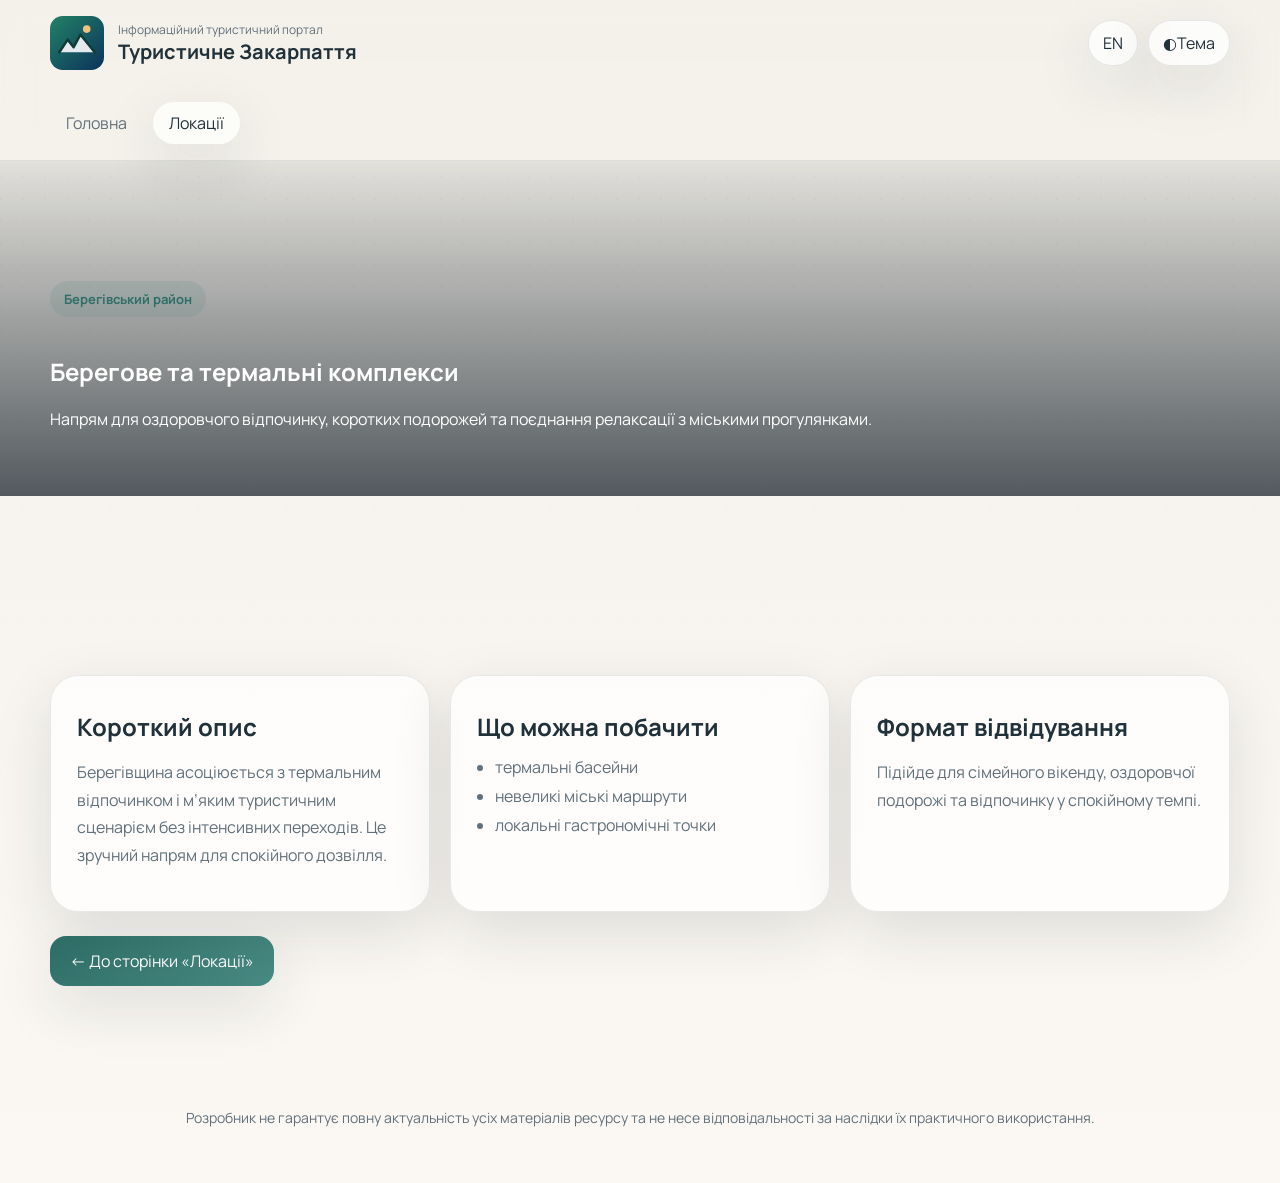
<file: location-berehove.html>
<!DOCTYPE html><html lang="uk" data-theme="light"><head><meta charset="UTF-8"><meta name="viewport" content="width=device-width, initial-scale=1.0"><title>Берегове</title><link rel="preconnect" href="https://fonts.googleapis.com"><link rel="preconnect" href="https://fonts.gstatic.com" crossorigin><link href="https://fonts.googleapis.com/css2?family=Manrope:wght@400;500;600;700;800&display=swap" rel="stylesheet"><link rel="stylesheet" href="style.css"></head><body><div class="page-noise"></div><header class="site-header site-header--compact"><div class="container header-row"><a class="brand" href="index.html"><img src="assets/icons/logo-zakarpattia.svg" alt="Логотип" class="brand__logo"><div><span class="brand__eyebrow" data-i18n="brandEyebrow">Інформаційний туристичний портал</span><strong class="brand__title" data-i18n="brandTitle">Туристичне Закарпаття</strong></div></a><div class="top-controls"><button class="control-btn" id="langToggle" type="button">EN</button><button class="control-btn" id="themeToggle" type="button"><span>◐</span><span data-i18n="themeBtn">Тема</span></button></div></div><div class="container nav-shell"><nav class="site-nav"><a href="index.html" data-i18n="navHome">Головна</a><a href="locations.html" class="is-active" data-i18n="navLocations">Локації</a></nav></div></header><main><section class="detail-hero" style="background-image:url('https://commons.wikimedia.org/wiki/Special:FilePath/Koson%200.jpg');"><div class="detail-hero__shade"><div class="container reveal"><span class="section-badge">Берегівський район</span><h1>Берегове та термальні комплекси</h1><p>Напрям для оздоровчого відпочинку, коротких подорожей та поєднання релаксації з міськими прогулянками.</p></div></div></section><section class="section"><div class="container detail-grid"><article class="detail-card reveal"><h2>Короткий опис</h2><p>Берегівщина асоціюється з термальним відпочинком і м’яким туристичним сценарієм без інтенсивних переходів. Це зручний напрям для спокійного дозвілля.</p></article><article class="detail-card reveal reveal-delay-1"><h2>Що можна побачити</h2><ul class="detail-list"><li>термальні басейни</li><li>невеликі міські маршрути</li><li>локальні гастрономічні точки</li></ul></article><article class="detail-card reveal reveal-delay-2"><h2>Формат відвідування</h2><p>Підійде для сімейного вікенду, оздоровчої подорожі та відпочинку у спокійному темпі.</p></article></div><div class="container back-wrap"><a class="btn btn--primary" href="locations.html">← До сторінки «Локації»</a></div></section></main><footer class="site-footer"><div class="container"><p data-i18n="footerText">Розробник не гарантує повну актуальність усіх матеріалів ресурсу та не несе відповідальності за наслідки їх практичного використання.</p></div></footer><script src="script.js"></script></body></html>
</file>
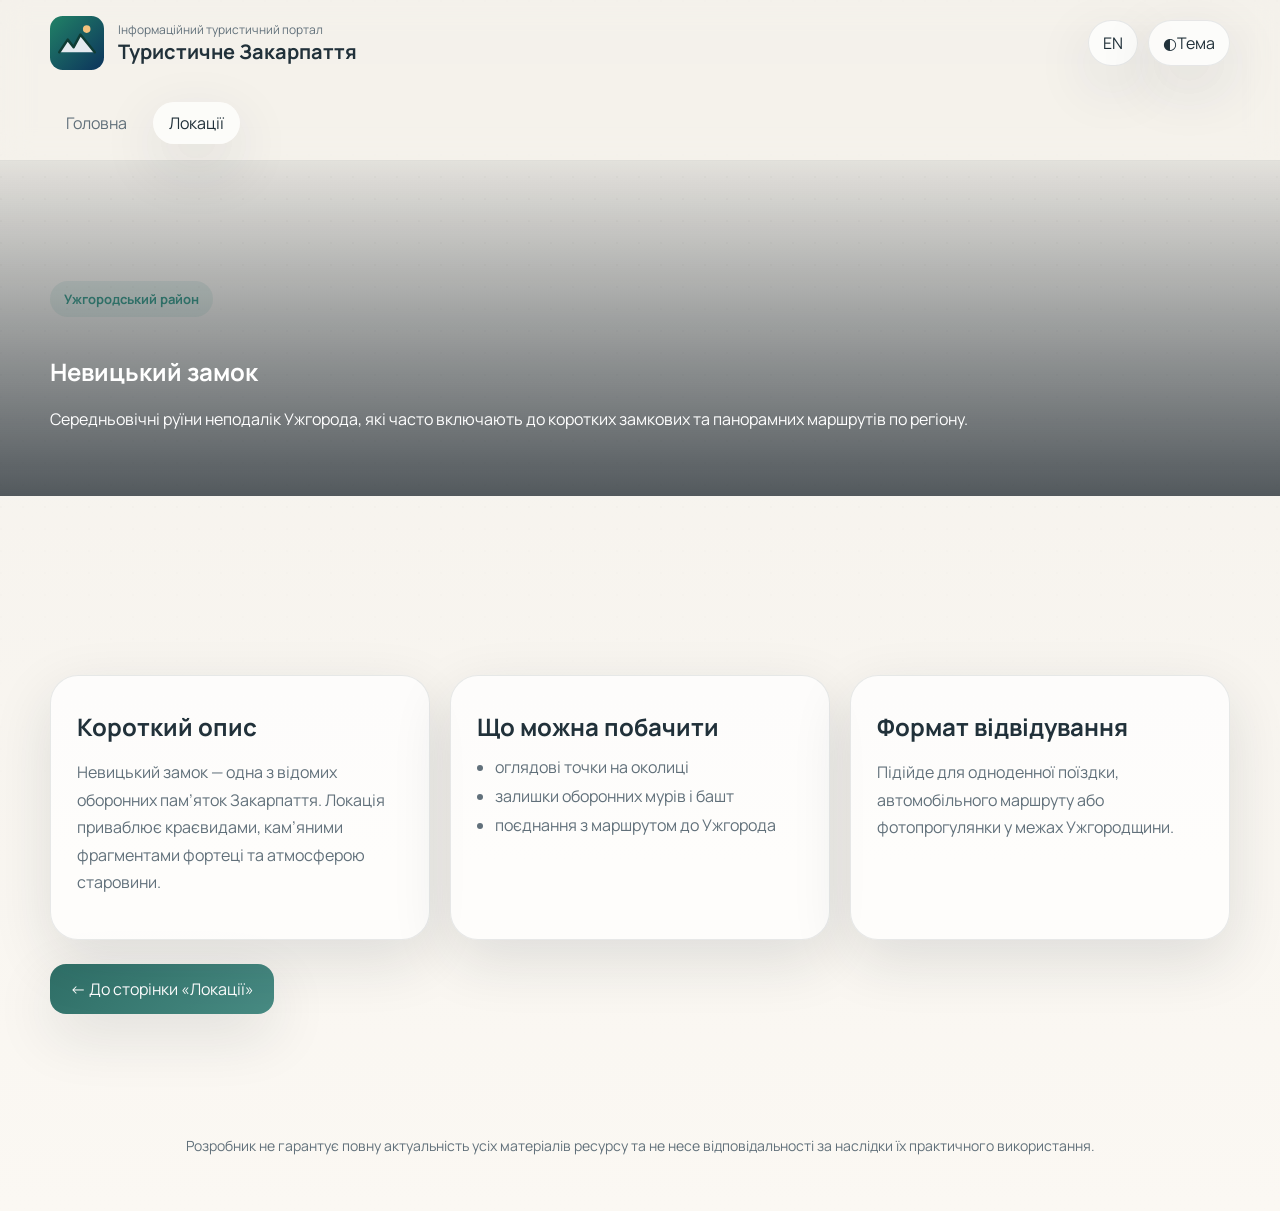
<file: location-nevytske.html>
<!DOCTYPE html>
<html lang="uk" data-theme="light">
	<head>
		<meta charset="UTF-8"><meta name="viewport" content="width=device-width, initial-scale=1.0"><title>Невицький замок</title><link rel="preconnect" href="https://fonts.googleapis.com"><link rel="preconnect" href="https://fonts.gstatic.com" crossorigin><link href="https://fonts.googleapis.com/css2?family=Manrope:wght@400;500;600;700;800&display=swap" rel="stylesheet"><link rel="stylesheet" href="style.css">
	</head>
	<body>
		<div class="page-noise"></div>
		<header class="site-header site-header--compact"><div class="container header-row"><a class="brand" href="index.html"><img src="assets/icons/logo-zakarpattia.svg" alt="Логотип" class="brand__logo"><div><span class="brand__eyebrow" data-i18n="brandEyebrow">Інформаційний туристичний портал</span><strong class="brand__title" data-i18n="brandTitle">Туристичне Закарпаття</strong></div></a><div class="top-controls"><button class="control-btn" id="langToggle" type="button">EN</button><button class="control-btn" id="themeToggle" type="button"><span>◐</span><span data-i18n="themeBtn">Тема</span></button></div></div><div class="container nav-shell"><nav class="site-nav"><a href="index.html" data-i18n="navHome">Головна</a><a href="locations.html" class="is-active" data-i18n="navLocations">Локації</a></nav></div>
		</header>
	<main>
		<section class="detail-hero" style="background-image:url('https://upload.wikimedia.org/wikipedia/commons/c/cb/2017_-_%D0%97%D0%B0%D0%BA%D0%B0%D1%80%D0%BF%D0%B0%D1%82%D1%82%D1%8F_-_%D0%9D%D0%B5%D0%B2%D0%B8%D1%86%D1%8C%D0%BA%D0%B8%D0%B9_%D0%B7%D0%B0%D0%BC%D0%BE%D0%BA.jpg');"><div class="detail-hero__shade"><div class="container reveal"><span class="section-badge">Ужгородський район</span><h1>Невицький замок</h1><p>Середньовічні руїни неподалік Ужгорода, які часто включають до коротких замкових та панорамних маршрутів по регіону.</p></div></div></section><section class="section"><div class="container detail-grid"><article class="detail-card reveal"><h2>Короткий опис</h2><p>Невицький замок — одна з відомих оборонних пам’яток Закарпаття. Локація приваблює краєвидами, кам’яними фрагментами фортеці та атмосферою старовини.</p></article><article class="detail-card reveal reveal-delay-1"><h2>Що можна побачити</h2><ul class="detail-list"><li>оглядові точки на околиці</li><li>залишки оборонних мурів і башт</li><li>поєднання з маршрутом до Ужгорода</li></ul></article><article class="detail-card reveal reveal-delay-2"><h2>Формат відвідування</h2><p>Підійде для одноденної поїздки, автомобільного маршруту або фотопрогулянки у межах Ужгородщини.</p></article></div><div class="container back-wrap"><a class="btn btn--primary" href="locations.html">← До сторінки «Локації»</a></div></section></main><footer class="site-footer"><div class="container"><p data-i18n="footerText">Розробник не гарантує повну актуальність усіх матеріалів ресурсу та не несе відповідальності за наслідки їх практичного використання.</p></div></footer><script src="script.js"></script>
	</body>
</html>
</file>
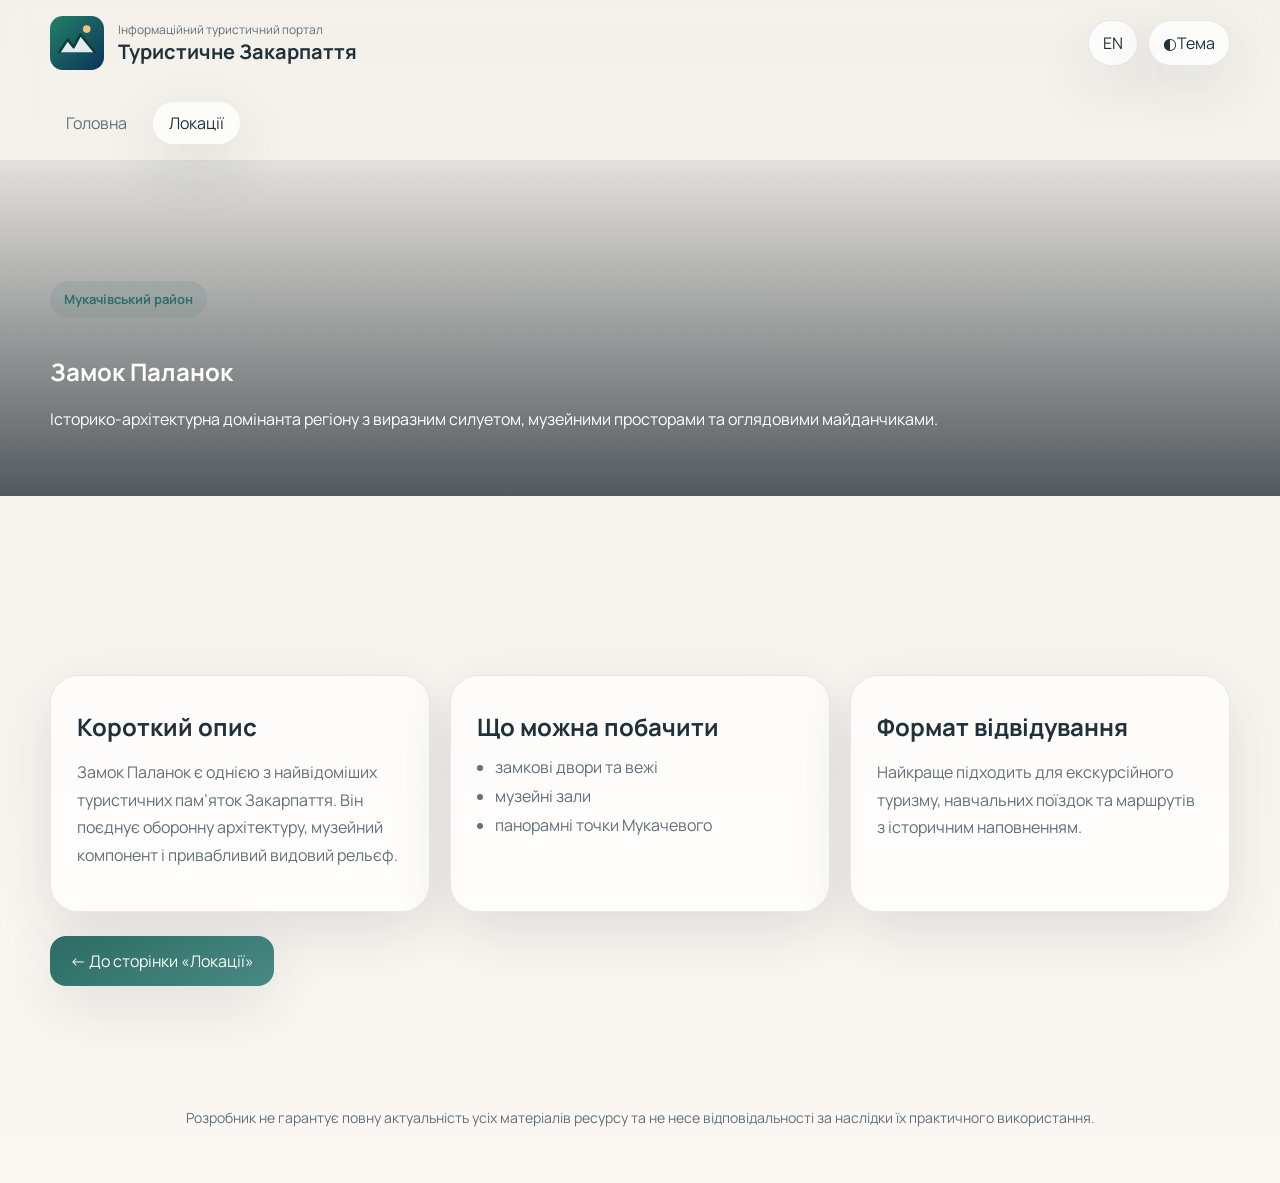
<file: location-palanok.html>
<!DOCTYPE html><html lang="uk" data-theme="light"><head><meta charset="UTF-8"><meta name="viewport" content="width=device-width, initial-scale=1.0"><title>Замок Паланок</title><link rel="preconnect" href="https://fonts.googleapis.com"><link rel="preconnect" href="https://fonts.gstatic.com" crossorigin><link href="https://fonts.googleapis.com/css2?family=Manrope:wght@400;500;600;700;800&display=swap" rel="stylesheet"><link rel="stylesheet" href="style.css"></head><body><div class="page-noise"></div><header class="site-header site-header--compact"><div class="container header-row"><a class="brand" href="index.html"><img src="assets/icons/logo-zakarpattia.svg" alt="Логотип" class="brand__logo"><div><span class="brand__eyebrow" data-i18n="brandEyebrow">Інформаційний туристичний портал</span><strong class="brand__title" data-i18n="brandTitle">Туристичне Закарпаття</strong></div></a><div class="top-controls"><button class="control-btn" id="langToggle" type="button">EN</button><button class="control-btn" id="themeToggle" type="button"><span>◐</span><span data-i18n="themeBtn">Тема</span></button></div></div><div class="container nav-shell"><nav class="site-nav"><a href="index.html" data-i18n="navHome">Головна</a><a href="locations.html" class="is-active" data-i18n="navLocations">Локації</a></nav></div></header><main><section class="detail-hero" style="background-image:url('https://commons.wikimedia.org/wiki/Special:FilePath/Palanok.jpg');"><div class="detail-hero__shade"><div class="container reveal"><span class="section-badge">Мукачівський район</span><h1>Замок Паланок</h1><p>Історико-архітектурна домінанта регіону з виразним силуетом, музейними просторами та оглядовими майданчиками.</p></div></div></section><section class="section"><div class="container detail-grid"><article class="detail-card reveal"><h2>Короткий опис</h2><p>Замок Паланок є однією з найвідоміших туристичних пам’яток Закарпаття. Він поєднує оборонну архітектуру, музейний компонент і привабливий видовий рельєф.</p></article><article class="detail-card reveal reveal-delay-1"><h2>Що можна побачити</h2><ul class="detail-list"><li>замкові двори та вежі</li><li>музейні зали</li><li>панорамні точки Мукачевого</li></ul></article><article class="detail-card reveal reveal-delay-2"><h2>Формат відвідування</h2><p>Найкраще підходить для екскурсійного туризму, навчальних поїздок та маршрутів з історичним наповненням.</p></article></div><div class="container back-wrap"><a class="btn btn--primary" href="locations.html">← До сторінки «Локації»</a></div></section></main><footer class="site-footer"><div class="container"><p data-i18n="footerText">Розробник не гарантує повну актуальність усіх матеріалів ресурсу та не несе відповідальності за наслідки їх практичного використання.</p></div></footer><script src="script.js"></script></body></html>
</file>
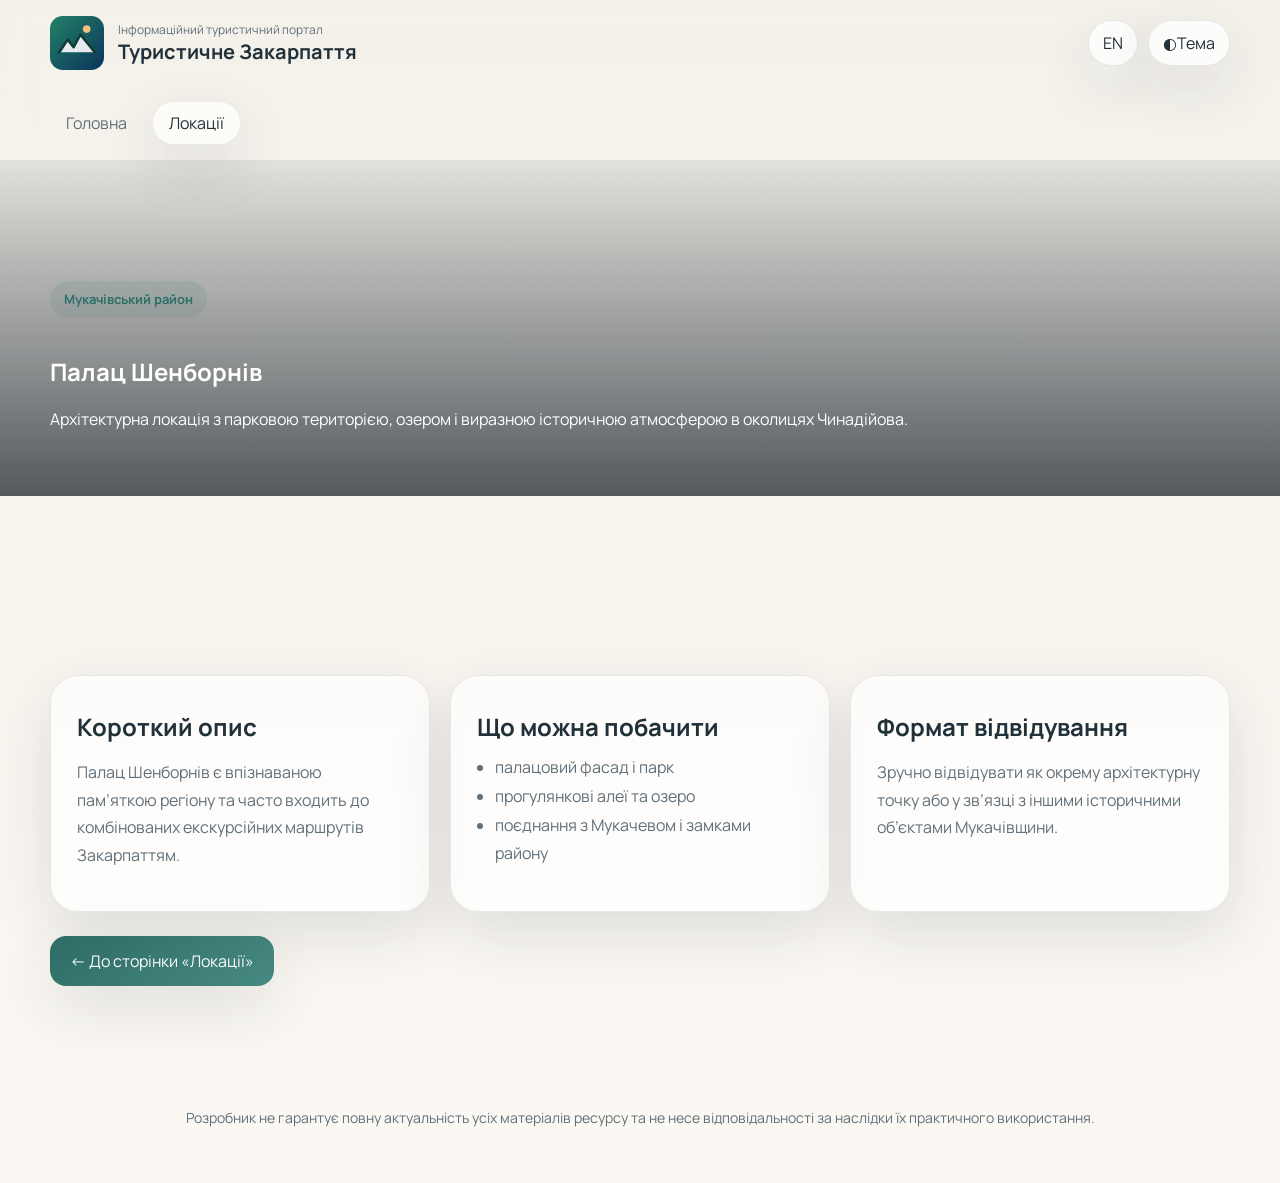
<file: location-schonborn.html>
<!DOCTYPE html><html lang="uk" data-theme="light"><head><meta charset="UTF-8"><meta name="viewport" content="width=device-width, initial-scale=1.0"><title>Палац Шенборнів</title><link rel="preconnect" href="https://fonts.googleapis.com"><link rel="preconnect" href="https://fonts.gstatic.com" crossorigin><link href="https://fonts.googleapis.com/css2?family=Manrope:wght@400;500;600;700;800&display=swap" rel="stylesheet"><link rel="stylesheet" href="style.css"></head><body><div class="page-noise"></div><header class="site-header site-header--compact"><div class="container header-row"><a class="brand" href="index.html"><img src="assets/icons/logo-zakarpattia.svg" alt="Логотип" class="brand__logo"><div><span class="brand__eyebrow" data-i18n="brandEyebrow">Інформаційний туристичний портал</span><strong class="brand__title" data-i18n="brandTitle">Туристичне Закарпаття</strong></div></a><div class="top-controls"><button class="control-btn" id="langToggle" type="button">EN</button><button class="control-btn" id="themeToggle" type="button"><span>◐</span><span data-i18n="themeBtn">Тема</span></button></div></div><div class="container nav-shell"><nav class="site-nav"><a href="index.html" data-i18n="navHome">Головна</a><a href="locations.html" class="is-active" data-i18n="navLocations">Локації</a></nav></div></header><main><section class="detail-hero" style="background-image:url('https://upload.wikimedia.org/wikipedia/commons/6/63/21-227-0002_Karpaty_Palace_RB.jpg');"><div class="detail-hero__shade"><div class="container reveal"><span class="section-badge">Мукачівський район</span><h1>Палац Шенборнів</h1><p>Архітектурна локація з парковою територією, озером і виразною історичною атмосферою в околицях Чинадійова.</p></div></div></section><section class="section"><div class="container detail-grid"><article class="detail-card reveal"><h2>Короткий опис</h2><p>Палац Шенборнів є впізнаваною пам’яткою регіону та часто входить до комбінованих екскурсійних маршрутів Закарпаттям.</p></article><article class="detail-card reveal reveal-delay-1"><h2>Що можна побачити</h2><ul class="detail-list"><li>палацовий фасад і парк</li><li>прогулянкові алеї та озеро</li><li>поєднання з Мукачевом і замками району</li></ul></article><article class="detail-card reveal reveal-delay-2"><h2>Формат відвідування</h2><p>Зручно відвідувати як окрему архітектурну точку або у зв’язці з іншими історичними об’єктами Мукачівщини.</p></article></div><div class="container back-wrap"><a class="btn btn--primary" href="locations.html">← До сторінки «Локації»</a></div></section></main><footer class="site-footer"><div class="container"><p data-i18n="footerText">Розробник не гарантує повну актуальність усіх матеріалів ресурсу та не несе відповідальності за наслідки їх практичного використання.</p></div></footer><script src="script.js"></script></body></html>
</file>
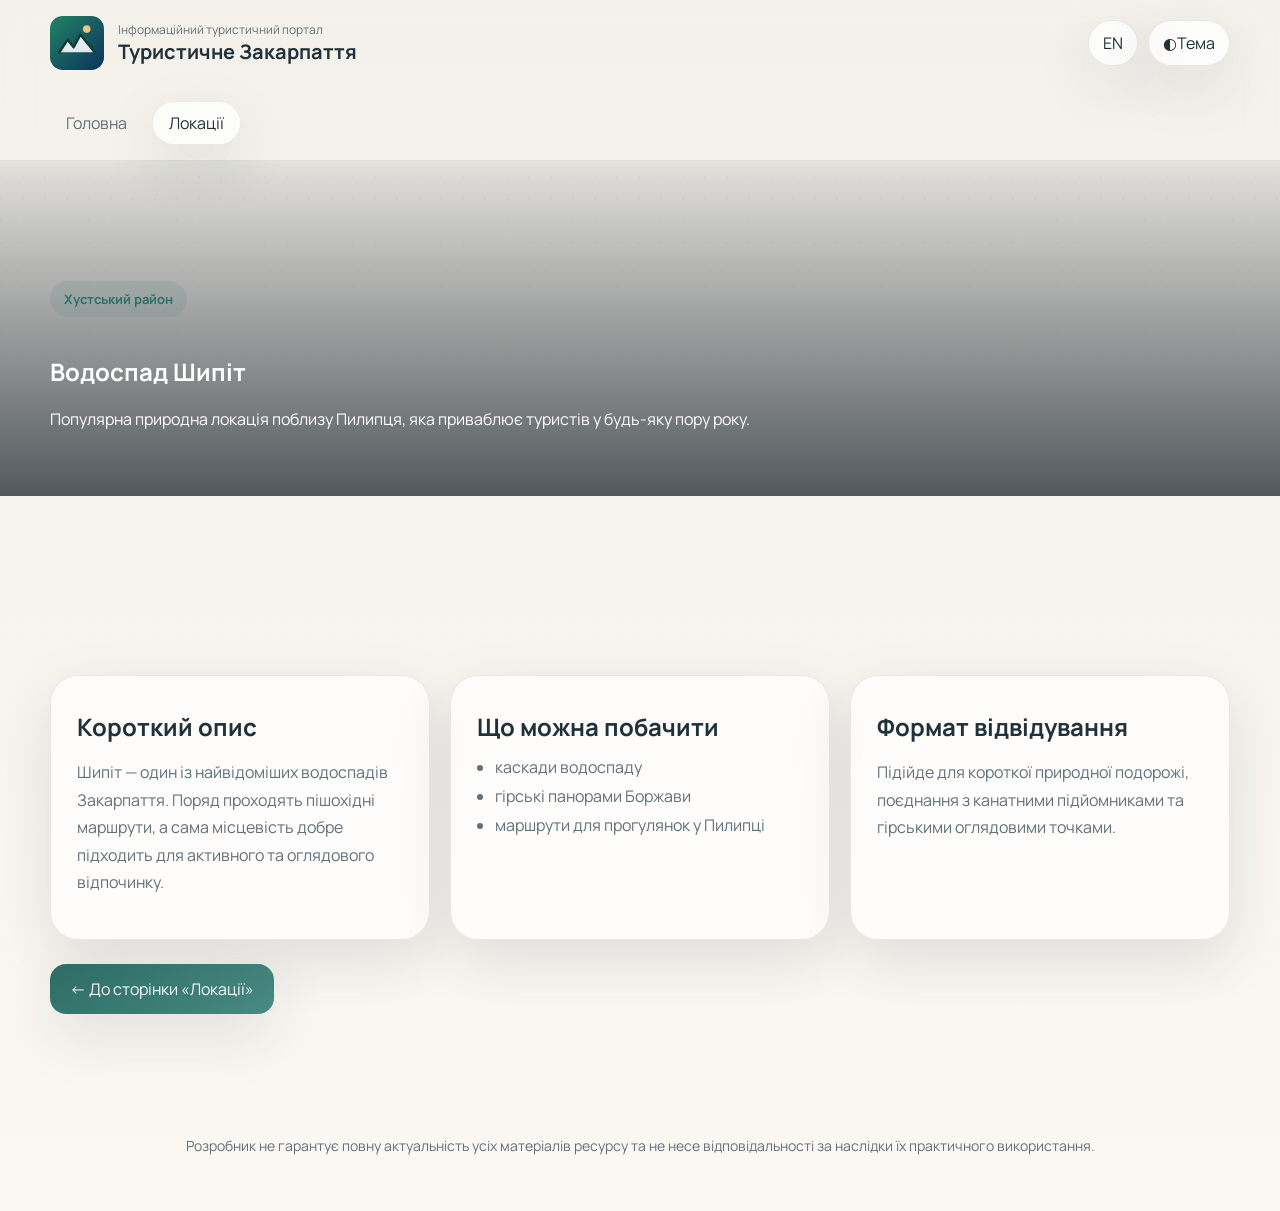
<file: location-shipit.html>
<!DOCTYPE html><html lang="uk" data-theme="light"><head><meta charset="UTF-8"><meta name="viewport" content="width=device-width, initial-scale=1.0"><title>Водоспад Шипіт</title><link rel="preconnect" href="https://fonts.googleapis.com"><link rel="preconnect" href="https://fonts.gstatic.com" crossorigin><link href="https://fonts.googleapis.com/css2?family=Manrope:wght@400;500;600;700;800&display=swap" rel="stylesheet"><link rel="stylesheet" href="style.css"></head><body><div class="page-noise"></div><header class="site-header site-header--compact"><div class="container header-row"><a class="brand" href="index.html"><img src="assets/icons/logo-zakarpattia.svg" alt="Логотип" class="brand__logo"><div><span class="brand__eyebrow" data-i18n="brandEyebrow">Інформаційний туристичний портал</span><strong class="brand__title" data-i18n="brandTitle">Туристичне Закарпаття</strong></div></a><div class="top-controls"><button class="control-btn" id="langToggle" type="button">EN</button><button class="control-btn" id="themeToggle" type="button"><span>◐</span><span data-i18n="themeBtn">Тема</span></button></div></div><div class="container nav-shell"><nav class="site-nav"><a href="index.html" data-i18n="navHome">Головна</a><a href="locations.html" class="is-active" data-i18n="navLocations">Локації</a></nav></div></header><main><section class="detail-hero" style="background-image:url('https://upload.wikimedia.org/wikipedia/commons/0/01/%D0%92%D0%BE%D0%B4%D0%BE%D1%81%D0%BF%D0%B0%D0%B4_%D0%A8%D0%B8%D0%BF%D1%96%D1%82_%D0%B2_%D0%BE%D1%81%D1%96%D0%BD%D0%BD%D1%96%D1%85_%D0%BA%D0%BE%D0%BB%D1%8C%D0%BE%D1%80%D0%B0%D1%85.jpg');"><div class="detail-hero__shade"><div class="container reveal"><span class="section-badge">Хустський район</span><h1>Водоспад Шипіт</h1><p>Популярна природна локація поблизу Пилипця, яка приваблює туристів у будь-яку пору року.</p></div></div></section><section class="section"><div class="container detail-grid"><article class="detail-card reveal"><h2>Короткий опис</h2><p>Шипіт — один із найвідоміших водоспадів Закарпаття. Поряд проходять пішохідні маршрути, а сама місцевість добре підходить для активного та оглядового відпочинку.</p></article><article class="detail-card reveal reveal-delay-1"><h2>Що можна побачити</h2><ul class="detail-list"><li>каскади водоспаду</li><li>гірські панорами Боржави</li><li>маршрути для прогулянок у Пилипці</li></ul></article><article class="detail-card reveal reveal-delay-2"><h2>Формат відвідування</h2><p>Підійде для короткої природної подорожі, поєднання з канатними підйомниками та гірськими оглядовими точками.</p></article></div><div class="container back-wrap"><a class="btn btn--primary" href="locations.html">← До сторінки «Локації»</a></div></section></main><footer class="site-footer"><div class="container"><p data-i18n="footerText">Розробник не гарантує повну актуальність усіх матеріалів ресурсу та не несе відповідальності за наслідки їх практичного використання.</p></div></footer><script src="script.js"></script></body></html>
</file>
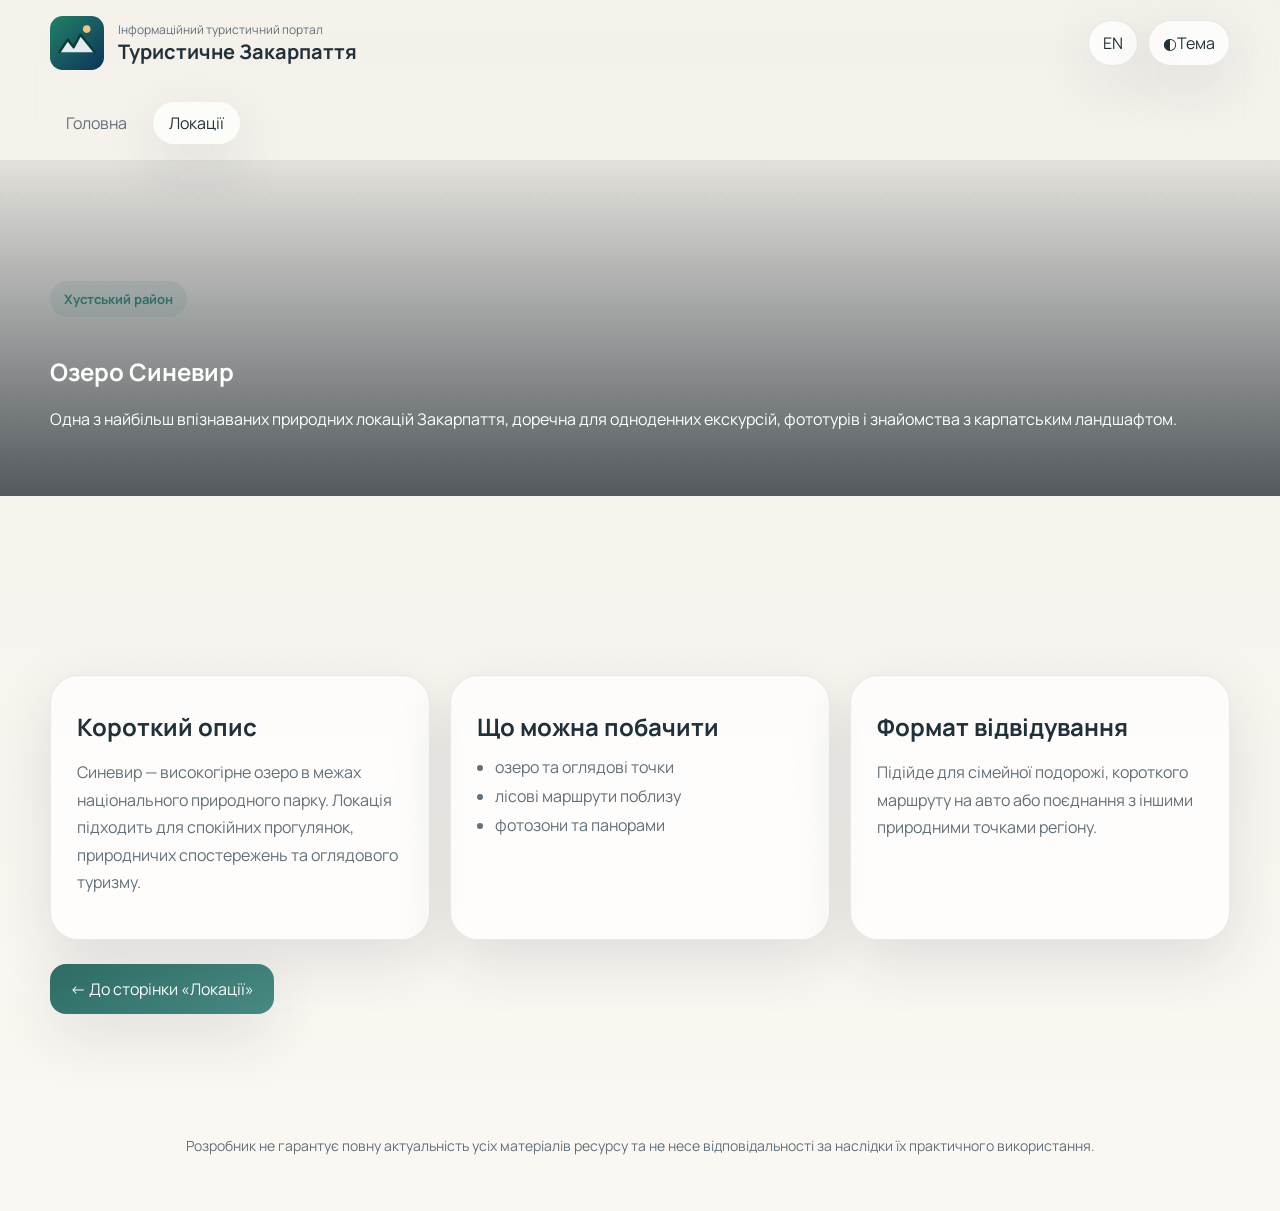
<file: location-synevyr.html>
<!DOCTYPE html><html lang="uk" data-theme="light"><head><meta charset="UTF-8"><meta name="viewport" content="width=device-width, initial-scale=1.0"><title>Озеро Синевир</title><link rel="preconnect" href="https://fonts.googleapis.com"><link rel="preconnect" href="https://fonts.gstatic.com" crossorigin><link href="https://fonts.googleapis.com/css2?family=Manrope:wght@400;500;600;700;800&display=swap" rel="stylesheet"><link rel="stylesheet" href="style.css"></head><body><div class="page-noise"></div><header class="site-header site-header--compact"><div class="container header-row"><a class="brand" href="index.html"><img src="assets/icons/logo-zakarpattia.svg" alt="Логотип" class="brand__logo"><div><span class="brand__eyebrow" data-i18n="brandEyebrow">Інформаційний туристичний портал</span><strong class="brand__title" data-i18n="brandTitle">Туристичне Закарпаття</strong></div></a><div class="top-controls"><button class="control-btn" id="langToggle" type="button">EN</button><button class="control-btn" id="themeToggle" type="button"><span>◐</span><span data-i18n="themeBtn">Тема</span></button></div></div><div class="container nav-shell"><nav class="site-nav"><a href="index.html" data-i18n="navHome">Головна</a><a href="locations.html" class="is-active" data-i18n="navLocations">Локації</a></nav></div></header><main><section class="detail-hero" style="background-image:url('https://commons.wikimedia.org/wiki/Special:FilePath/Synevyr%20Lake%20IMG%203125.jpg');"><div class="detail-hero__shade"><div class="container reveal"><span class="section-badge">Хустський район</span><h1>Озеро Синевир</h1><p>Одна з найбільш впізнаваних природних локацій Закарпаття, доречна для одноденних екскурсій, фототурів і знайомства з карпатським ландшафтом.</p></div></div></section><section class="section"><div class="container detail-grid"><article class="detail-card reveal"><h2>Короткий опис</h2><p>Синевир — високогірне озеро в межах національного природного парку. Локація підходить для спокійних прогулянок, природничих спостережень та оглядового туризму.</p></article><article class="detail-card reveal reveal-delay-1"><h2>Що можна побачити</h2><ul class="detail-list"><li>озеро та оглядові точки</li><li>лісові маршрути поблизу</li><li>фотозони та панорами</li></ul></article><article class="detail-card reveal reveal-delay-2"><h2>Формат відвідування</h2><p>Підійде для сімейної подорожі, короткого маршруту на авто або поєднання з іншими природними точками регіону.</p></article></div><div class="container back-wrap"><a class="btn btn--primary" href="locations.html">← До сторінки «Локації»</a></div></section></main><footer class="site-footer"><div class="container"><p data-i18n="footerText">Розробник не гарантує повну актуальність усіх матеріалів ресурсу та не несе відповідальності за наслідки їх практичного використання.</p></div></footer><script src="script.js"></script></body></html>
</file>
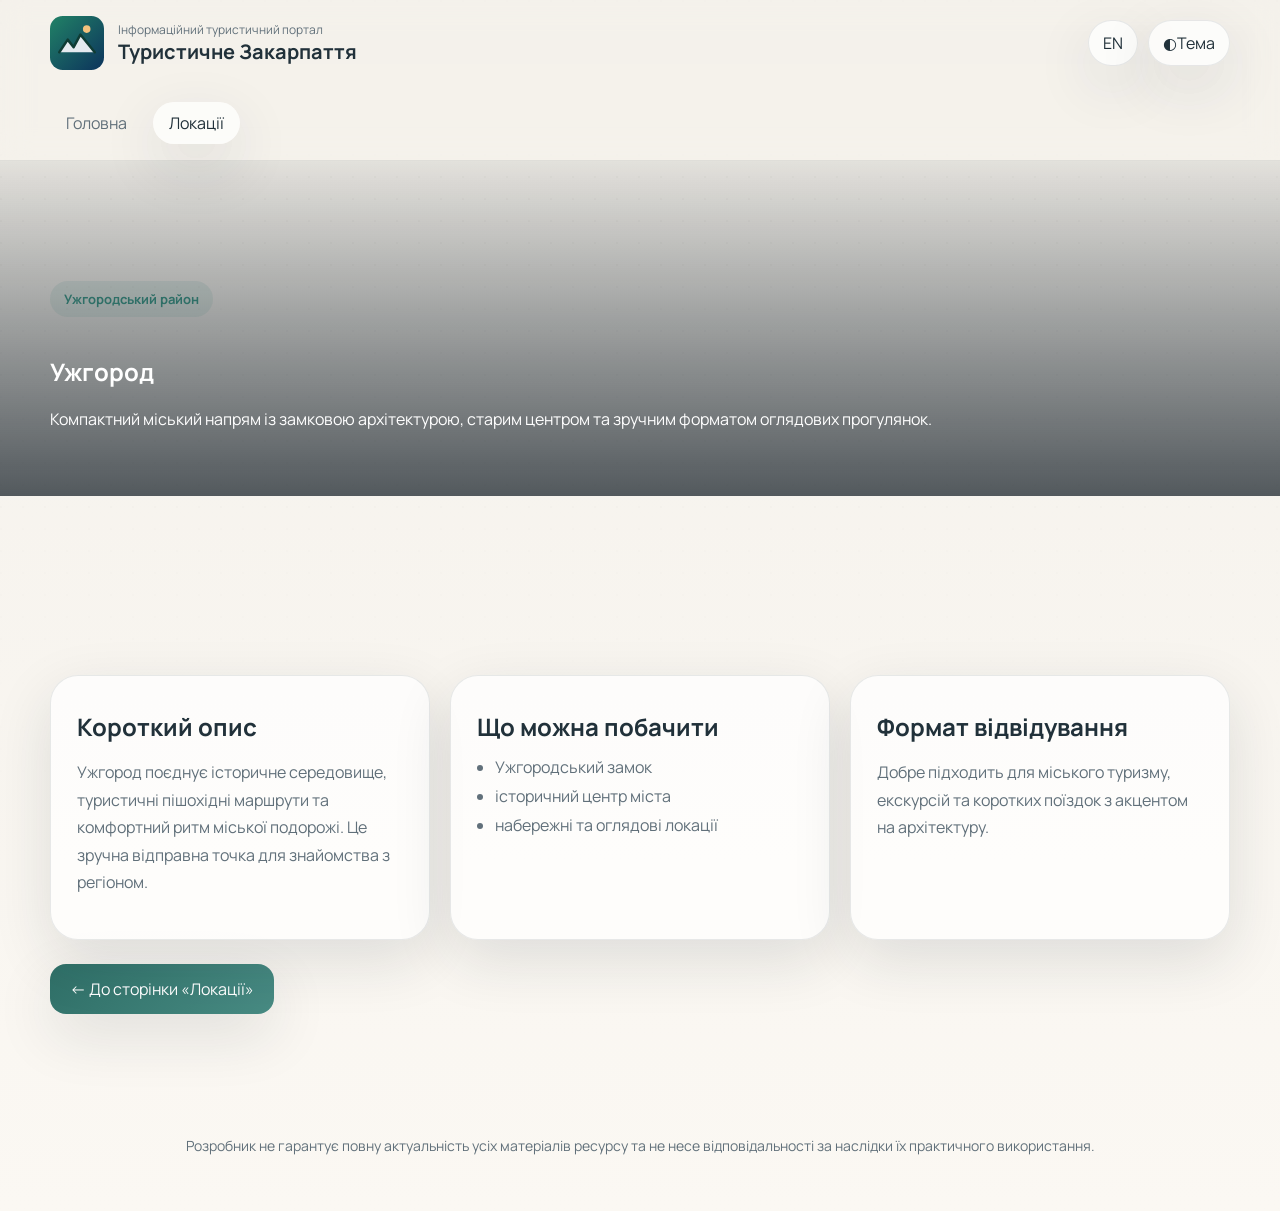
<file: location-uzhhorod.html>
<!DOCTYPE html><html lang="uk" data-theme="light"><head><meta charset="UTF-8"><meta name="viewport" content="width=device-width, initial-scale=1.0"><title>Ужгород</title><link rel="preconnect" href="https://fonts.googleapis.com"><link rel="preconnect" href="https://fonts.gstatic.com" crossorigin><link href="https://fonts.googleapis.com/css2?family=Manrope:wght@400;500;600;700;800&display=swap" rel="stylesheet"><link rel="stylesheet" href="style.css"></head><body><div class="page-noise"></div><header class="site-header site-header--compact"><div class="container header-row"><a class="brand" href="index.html"><img src="assets/icons/logo-zakarpattia.svg" alt="Логотип" class="brand__logo"><div><span class="brand__eyebrow" data-i18n="brandEyebrow">Інформаційний туристичний портал</span><strong class="brand__title" data-i18n="brandTitle">Туристичне Закарпаття</strong></div></a><div class="top-controls"><button class="control-btn" id="langToggle" type="button">EN</button><button class="control-btn" id="themeToggle" type="button"><span>◐</span><span data-i18n="themeBtn">Тема</span></button></div></div><div class="container nav-shell"><nav class="site-nav"><a href="index.html" data-i18n="navHome">Головна</a><a href="locations.html" class="is-active" data-i18n="navLocations">Локації</a></nav></div></header><main><section class="detail-hero" style="background-image:url('https://commons.wikimedia.org/wiki/Special:FilePath/Uzhhorod%20castle.jpg');"><div class="detail-hero__shade"><div class="container reveal"><span class="section-badge">Ужгородський район</span><h1>Ужгород</h1><p>Компактний міський напрям із замковою архітектурою, старим центром та зручним форматом оглядових прогулянок.</p></div></div></section><section class="section"><div class="container detail-grid"><article class="detail-card reveal"><h2>Короткий опис</h2><p>Ужгород поєднує історичне середовище, туристичні пішохідні маршрути та комфортний ритм міської подорожі. Це зручна відправна точка для знайомства з регіоном.</p></article><article class="detail-card reveal reveal-delay-1"><h2>Що можна побачити</h2><ul class="detail-list"><li>Ужгородський замок</li><li>історичний центр міста</li><li>набережні та оглядові локації</li></ul></article><article class="detail-card reveal reveal-delay-2"><h2>Формат відвідування</h2><p>Добре підходить для міського туризму, екскурсій та коротких поїздок з акцентом на архітектуру.</p></article></div><div class="container back-wrap"><a class="btn btn--primary" href="locations.html">← До сторінки «Локації»</a></div></section></main><footer class="site-footer"><div class="container"><p data-i18n="footerText">Розробник не гарантує повну актуальність усіх матеріалів ресурсу та не несе відповідальності за наслідки їх практичного використання.</p></div></footer><script src="script.js"></script></body></html>
</file>
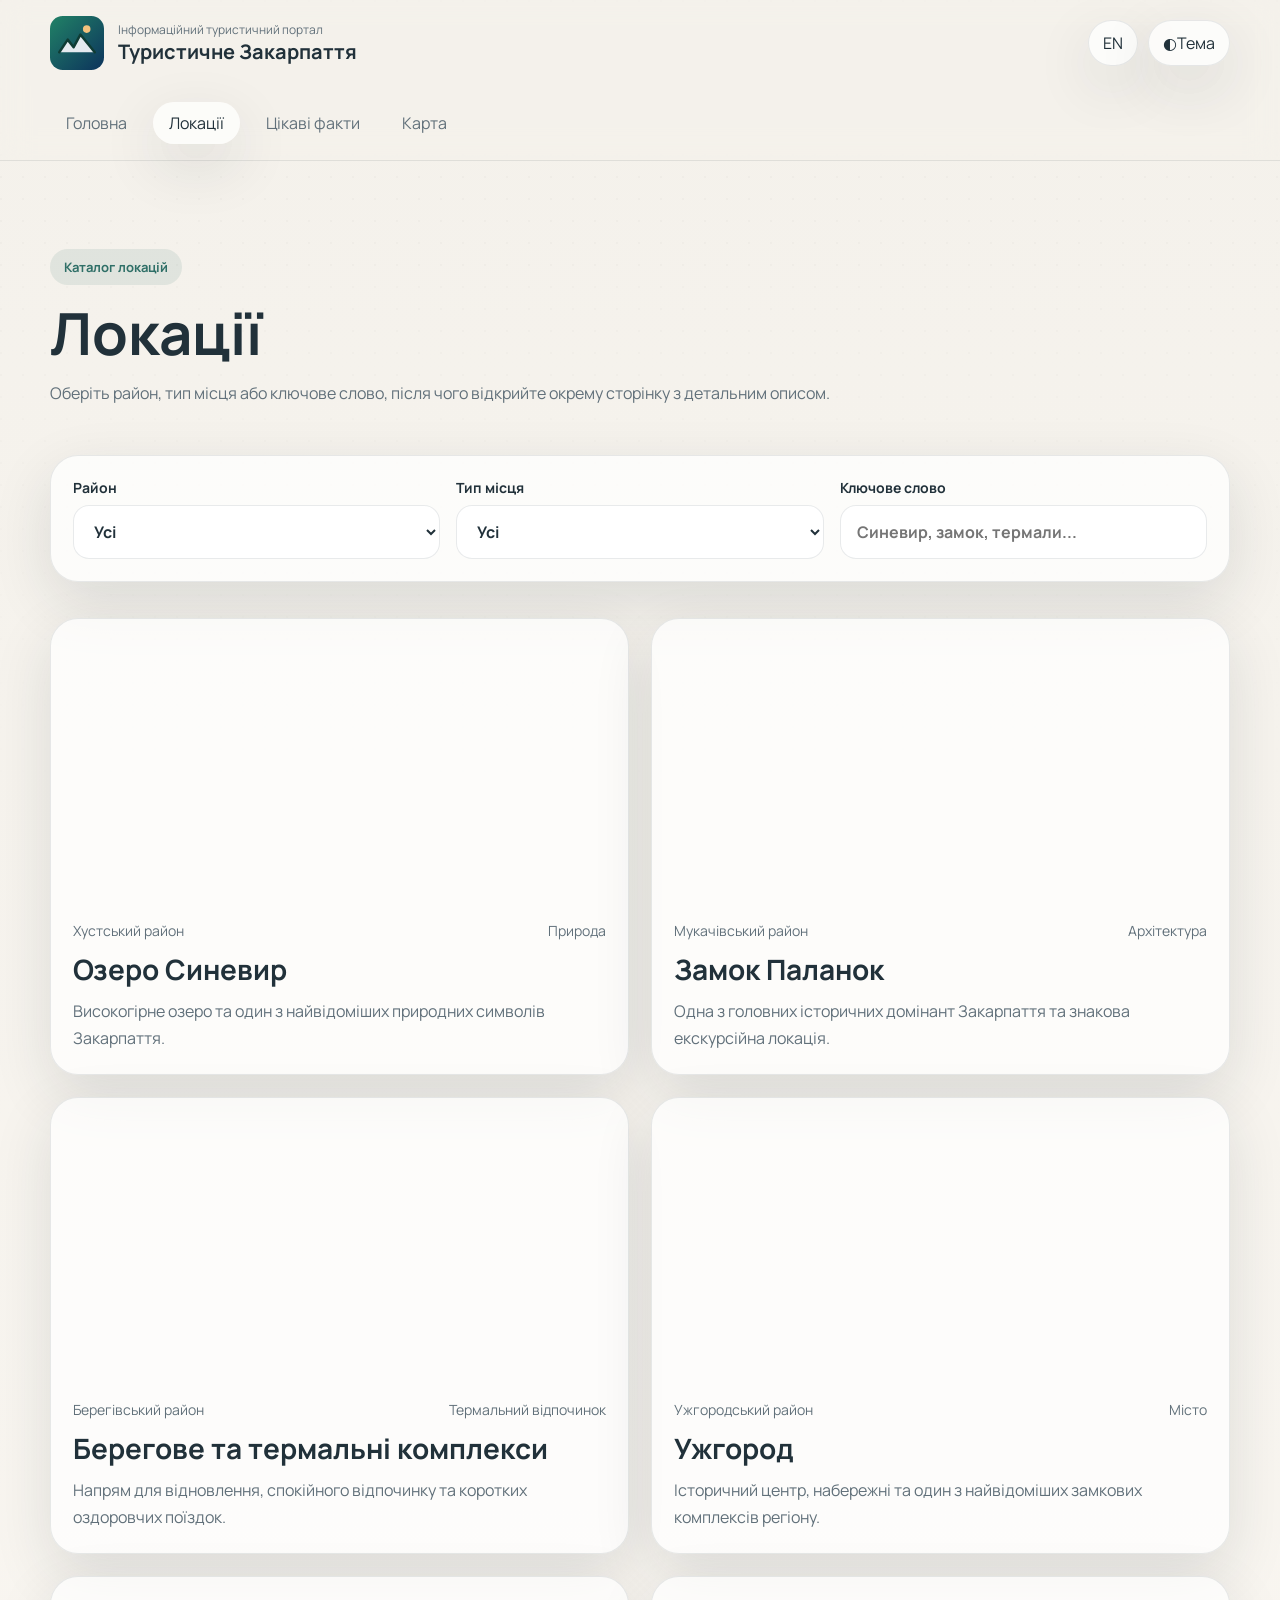
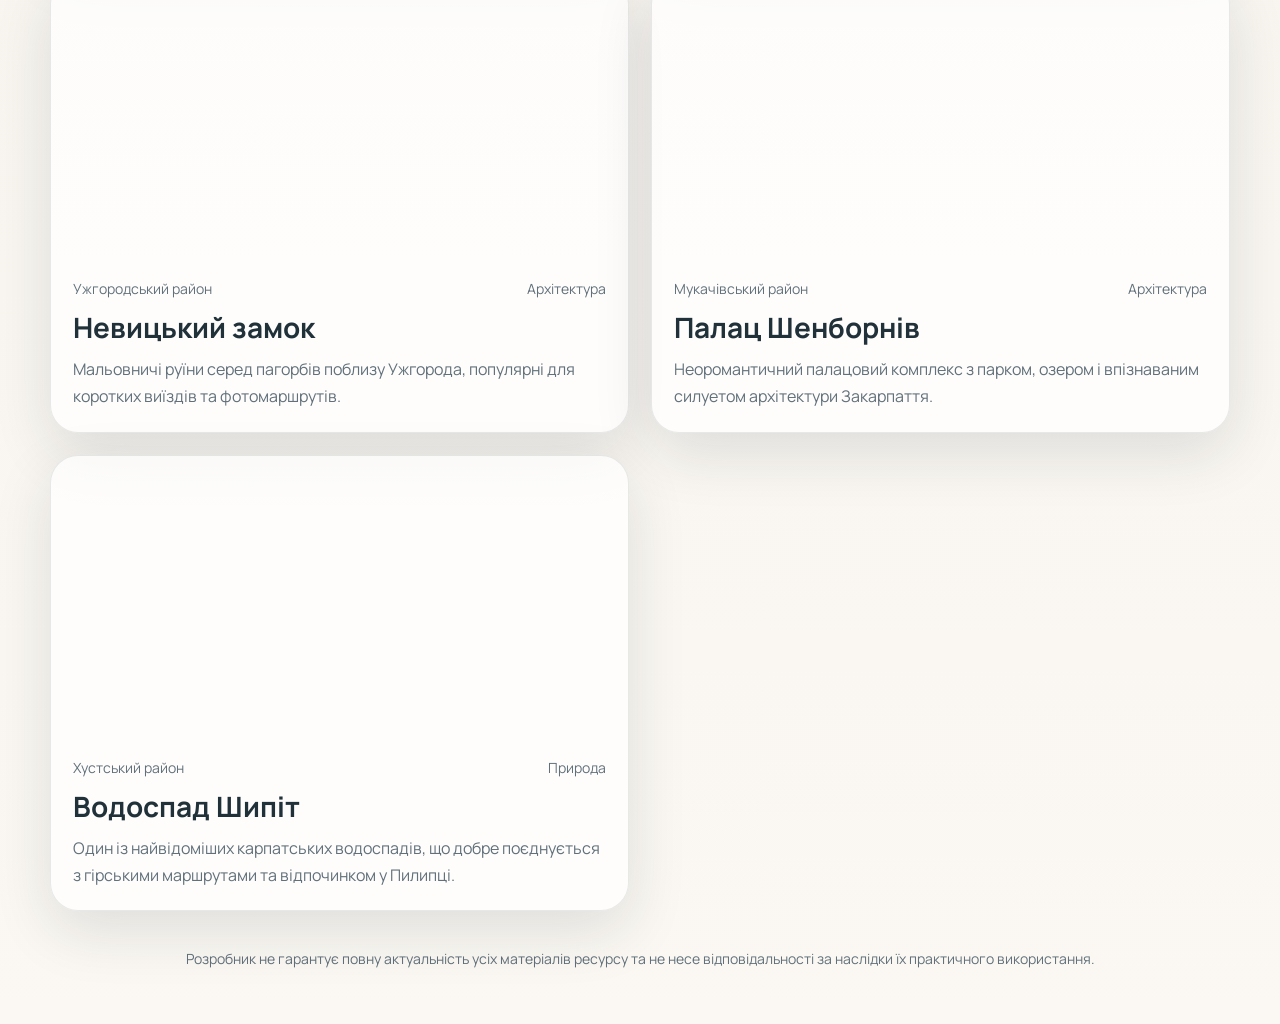
<file: locations.html>
<!DOCTYPE html>
<html lang="uk" data-theme="light">
<head>
  <meta charset="UTF-8" />
  <meta name="viewport" content="width=device-width, initial-scale=1.0" />
  <title>Туристичне Закарпаття — Локації</title>
  <meta name="description" content="Локації Закарпаття з фільтрацією та переходом на окремі сторінки." />
  <link rel="preconnect" href="https://fonts.googleapis.com">
  <link rel="preconnect" href="https://fonts.gstatic.com" crossorigin>
  <link href="https://fonts.googleapis.com/css2?family=Manrope:wght@400;500;600;700;800&display=swap" rel="stylesheet">
  <link rel="stylesheet" href="style.css" />
</head>
<body>
  <div class="page-noise"></div>
  <header class="site-header site-header--compact">
    <div class="container header-row">
      <a class="brand" href="index.html"><img src="assets/icons/logo-zakarpattia.svg" alt="Логотип" class="brand__logo" /><div><span class="brand__eyebrow" data-i18n="brandEyebrow">Інформаційний туристичний портал</span><strong class="brand__title" data-i18n="brandTitle">Туристичне Закарпаття</strong></div></a>
      <div class="top-controls"><button class="control-btn" id="langToggle" type="button">EN</button><button class="control-btn" id="themeToggle" type="button"><span>◐</span><span data-i18n="themeBtn">Тема</span></button><button class="menu-btn" id="menuToggle" type="button"><span></span><span></span><span></span></button></div>
    </div>
    <div class="container nav-shell"><nav class="site-nav" id="siteNav"><a href="index.html" data-i18n="navHome">Головна</a><a href="locations.html" class="is-active" data-i18n="navLocations">Локації</a><a href="index.html#facts" data-i18n="navFacts">Цікаві факти</a><a href="index.html#map-section" data-i18n="navMap">Карта</a></nav></div>
  </header>

  <main>
    <section class="inner-hero">
      <div class="container inner-hero__wrap reveal">
        <span class="section-badge" data-i18n="locationsBadge">Каталог локацій</span>
        <h1 data-i18n="locationsTitle">Локації</h1>
        <p data-i18n="locationsText">Оберіть район, тип місця або ключове слово, після чого відкрийте окрему сторінку з детальним описом.</p>
      </div>
    </section>

    <section class="search-panel search-panel--inner reveal">
      <div class="container">
        <div class="filters">
          <label><span data-i18n="districtLabel">Район</span><select id="districtFilter"><option value="all" data-i18n="allOption">Усі</option><option value="khust">Хустський</option><option value="mukachevo">Мукачівський</option><option value="uzhhorod">Ужгородський</option><option value="berehove">Берегівський</option></select></label>
          <label><span data-i18n="typeLabel">Тип місця</span><select id="typeFilter"><option value="all" data-i18n="allOption2">Усі</option><option value="nature">Природа</option><option value="castle">Архітектура</option><option value="thermal">Термальний відпочинок</option><option value="city">Місто</option></select></label>
          <label><span data-i18n="searchLabel">Ключове слово</span><input id="keywordFilter" type="text" placeholder="Синевир, замок, термали..."></label>
        </div>
      </div>
    </section>

    <section class="routes routes--inner">
      <div class="container">
        <div class="cards-grid" id="routesGrid">
          <a class="route-card reveal" href="location-synevyr.html" data-district="khust" data-type="nature" data-search="синевир озеро парк природа міжгір'я">
            <div class="route-card__media" style="background-image:url('https://commons.wikimedia.org/wiki/Special:FilePath/Synevyr%20Lake%20IMG%203125.jpg');"></div>
            <div class="route-card__body"><div class="route-card__meta"><span>Хустський район</span><span data-i18n="natureTag">Природа</span></div><h3>Озеро Синевир</h3><p>Високогірне озеро та один з найвідоміших природних символів Закарпаття.</p></div>
          </a>
          <a class="route-card reveal reveal-delay-1" href="location-palanok.html" data-district="mukachevo" data-type="castle" data-search="паланок замок мукачево архітектура історія">
            <div class="route-card__media" style="background-image:url('https://commons.wikimedia.org/wiki/Special:FilePath/Palanok.jpg');"></div>
            <div class="route-card__body"><div class="route-card__meta"><span>Мукачівський район</span><span data-i18n="castleTag">Архітектура</span></div><h3>Замок Паланок</h3><p>Одна з головних історичних домінант Закарпаття та знакова екскурсійна локація.</p></div>
          </a>
          <a class="route-card reveal reveal-delay-2" href="location-berehove.html" data-district="berehove" data-type="thermal" data-search="берегово термали басейни відпочинок wellness косонь">
            <div class="route-card__media" style="background-image:url('https://commons.wikimedia.org/wiki/Special:FilePath/Koson%200.jpg');"></div>
            <div class="route-card__body"><div class="route-card__meta"><span>Берегівський район</span><span data-i18n="thermalTag">Термальний відпочинок</span></div><h3>Берегове та термальні комплекси</h3><p>Напрям для відновлення, спокійного відпочинку та коротких оздоровчих поїздок.</p></div>
          </a>
          <a class="route-card reveal" href="location-uzhhorod.html" data-district="uzhhorod" data-type="city" data-search="ужгород місто центр замок архітектура">
            <div class="route-card__media" style="background-image:url('https://commons.wikimedia.org/wiki/Special:FilePath/Uzhhorod%20castle.jpg');"></div>
            <div class="route-card__body"><div class="route-card__meta"><span>Ужгородський район</span><span data-i18n="cityTag">Місто</span></div><h3>Ужгород</h3><p>Історичний центр, набережні та один з найвідоміших замкових комплексів регіону.</p></div>
          </a>
          <a class="route-card reveal reveal-delay-1" href="location-nevytske.html" data-district="uzhhorod" data-type="castle" data-search="невицький замок ужгородщина руїни фортеця">
            <div class="route-card__media" style="background-image:url('https://upload.wikimedia.org/wikipedia/commons/c/cb/2017_-_%D0%97%D0%B0%D0%BA%D0%B0%D1%80%D0%BF%D0%B0%D1%82%D1%82%D1%8F_-_%D0%9D%D0%B5%D0%B2%D0%B8%D1%86%D1%8C%D0%BA%D0%B8%D0%B9_%D0%B7%D0%B0%D0%BC%D0%BE%D0%BA.jpg');"></div>
            <div class="route-card__body"><div class="route-card__meta"><span>Ужгородський район</span><span data-i18n="castleTag">Архітектура</span></div><h3>Невицький замок</h3><p>Мальовничі руїни серед пагорбів поблизу Ужгорода, популярні для коротких виїздів та фотомаршрутів.</p></div>
          </a>
          <a class="route-card reveal reveal-delay-2" href="location-schonborn.html" data-district="mukachevo" data-type="castle" data-search="шенборн палац карпати санаторій архітектура чинадійово">
            <div class="route-card__media" style="background-image:url('https://upload.wikimedia.org/wikipedia/commons/6/63/21-227-0002_Karpaty_Palace_RB.jpg');"></div>
            <div class="route-card__body"><div class="route-card__meta"><span>Мукачівський район</span><span data-i18n="castleTag">Архітектура</span></div><h3>Палац Шенборнів</h3><p>Неоромантичний палацовий комплекс з парком, озером і впізнаваним силуетом архітектури Закарпаття.</p></div>
          </a>
          <a class="route-card reveal" href="location-shipit.html" data-district="khust" data-type="nature" data-search="шипіт водоспад пилипець природа боржава">
            <div class="route-card__media" style="background-image:url('https://upload.wikimedia.org/wikipedia/commons/0/01/%D0%92%D0%BE%D0%B4%D0%BE%D1%81%D0%BF%D0%B0%D0%B4_%D0%A8%D0%B8%D0%BF%D1%96%D1%82_%D0%B2_%D0%BE%D1%81%D1%96%D0%BD%D0%BD%D1%96%D1%85_%D0%BA%D0%BE%D0%BB%D1%8C%D0%BE%D1%80%D0%B0%D1%85.jpg');"></div>
            <div class="route-card__body"><div class="route-card__meta"><span>Хустський район</span><span data-i18n="natureTag">Природа</span></div><h3>Водоспад Шипіт</h3><p>Один із найвідоміших карпатських водоспадів, що добре поєднується з гірськими маршрутами та відпочинком у Пилипці.</p></div>
          </a>
        </div></div>
        <p class="empty-state" id="emptyState" hidden data-i18n="emptyState">За заданими фільтрами локацій не знайдено.</p>
      </div>
    </section>
  </main>

  <footer class="site-footer"><div class="container"><p data-i18n="footerText">Розробник не гарантує повну актуальність усіх матеріалів ресурсу та не несе відповідальності за наслідки їх практичного використання.</p></div></footer>
  <script src="script.js"></script>
</body>
</html>
</file>
<file: style.css>
:root{
  --bg:#f4f1eb;
  --bg-soft:#fbf8f3;
  --surface:rgba(255,255,255,.72);
  --surface-strong:#ffffff;
  --text:#21313a;
  --muted:#61707a;
  --line:rgba(33,49,58,.1);
  --accent:#2f6f67;
  --accent-2:#bd8b5a;
  --shadow:0 20px 60px rgba(25,40,48,.12);
}

html[data-theme="dark"]{
  --bg:#142028;
  --bg-soft:#1a2a33;
  --surface:rgba(29,43,53,.8);
  --surface-strong:#243846;
  --text:#edf2f5;
  --muted:#b2c0c8;
  --line:rgba(237,242,245,.1);
  --accent:#83b7a9;
  --accent-2:#d4a577;
  --shadow:0 22px 65px rgba(0,0,0,.28);
}

*{
box-sizing:border-box;
}
html{
scroll-behavior:smooth;
}
body{
margin:0;
font-family:"Manrope",system-ui,sans-serif;
background:linear-gradient(180deg,var(--bg),var(--bg-soft));
color:var(--text);
}

a{
text-decoration:none;
color:inherit;
}
img{
max-width:100%;
display:block;
}

.container{
width:min(1180px,calc(100% - 32px));
margin:0 auto;
}

.page-noise{
position:fixed;
inset:0;
pointer-events:none;
opacity:.12;
background-image:radial-gradient(circle at 1px 1px, rgba(0,0,0,.22) 1px, transparent 0);
background-size:22px 22px;
mask-image:linear-gradient(180deg,#000,transparent);
}

.site-header{
position:sticky;
top:0;
z-index:30;
background:rgba(244,241,235,.65);
backdrop-filter:blur(14px);
border-bottom:1px solid var(--line);
}

html[data-theme="dark"] .site-header{
background:rgba(20,32,40,.72);
}

.header-row,.nav-shell{
display:flex;
align-items:center;
justify-content:space-between;
gap:18px;
padding:16px 0;
}

.brand{
display:flex;
align-items:center;
gap:14px;
}

.brand__logo{
width:54px;
height:54px;
}

.brand__eyebrow{
display:block;
font-size:12px;
color:var(--muted);
}

.brand__title{
font-size:20px;
}

.top-controls{
display:flex;
align-items:center;
gap:10px;
}

.control-btn,.menu-btn,.btn{
border:none;
cursor:pointer;
font:inherit;
}

.control-btn,.menu-btn{
background:var(--surface);
border:1px solid var(--line);
color:var(--text);
padding:11px 14px;
border-radius:999px;
box-shadow:var(--shadow);
}

.menu-btn{
display:none;
width:50px;
height:50px;
padding:0;
justify-content:center;
align-items:center;
flex-direction:column;
gap:4px;
}
.menu-btn span{
display:block;
width:19px;
height:2px;
background:currentColor;
border-radius:10px;
}

.site-nav{
display:flex;
gap:10px;
flex-wrap:wrap;
}
.site-nav a{
padding:10px 16px;
border-radius:999px;
color:var(--muted);
transition:.25s;
}
.site-nav a:hover,.site-nav a.is-active{
background:var(--surface);
color:var(--text);
box-shadow:var(--shadow);
}

.section{
padding:84px 0;
}
.section--compact{
padding:68px 0 34px;
}
.section-badge{
display:inline-flex;
padding:9px 14px;
border-radius:999px;
background:rgba(47,111,103,.1);
color:var(--accent);
font-size:13px;
font-weight:700;
margin-bottom:18px;
}
.section-head{
display:flex;
justify-content:space-between;
align-items:end;
gap:18px;
margin-bottom:28px;
}
.section-head h2,.hero-copy h1,.inner-hero h1{
margin:0;
font-size:clamp(32px,5vw,58px);
line-height:1.05;
max-width:780px;
}
.section-head p,.hero-copy p,.inner-hero p,.detail-card p,.fact-card p{
color:var(--muted);
line-height:1.72;
}

.hero{
padding:46px 0 64px;
}
.hero-layout{
display:grid;
grid-template-columns:1.05fr .95fr;
gap:34px;
align-items:center;
}
.hero-copy p{
max-width:640px;
font-size:17px;
}
.hero-actions,.hero-metrics{
display:flex;
flex-wrap:wrap;
gap:14px;
margin-top:26px;
}
.btn{
display:inline-flex;
align-items:center;
justify-content:center;
padding:14px 20px;
border-radius:16px;
transition:.25s;
}
.btn--primary{
background:linear-gradient(135deg,var(--accent),#488b83);
color:#fff;
box-shadow:var(--shadow);
}
.btn--ghost{
background:var(--surface);
border:1px solid var(--line);
color:var(--text);
}
.btn:hover{
transform:translateY(-2px);
}

.hero-metrics article{
min-width:150px;
padding:16px 18px;
background:var(--surface);
border:1px solid var(--line);
border-radius:20px;
box-shadow:var(--shadow);
}
.hero-metrics strong{
display:block;
font-size:22px;
}
.hero-metrics span{
font-size:14px;
color:var(--muted);
}

.hero-gallery{
display:grid;
grid-template-columns:1fr 200px;
gap:18px;
align-items:end;
}
.gallery-card,.scenic-card,.detail-hero{
background-size:cover;
background-position:center;
}
.gallery-card--large{
position:relative;
min-height:470px;
border-radius:34px;
overflow:hidden;
box-shadow:var(--shadow);
}
.gallery-card--large::before,.scenic-card::before,.detail-hero__shade{
content:"";
position:absolute;
inset:0;
background:linear-gradient(180deg,rgba(19,29,37,.08),rgba(19,29,37,.72));
}
.gallery-card__content,.scenic-card__overlay{
position:absolute;
left:22px;
right:22px;
bottom:22px;
color:#fff;
z-index:1;
}
.gallery-card__content span,.scenic-card__overlay span{
display:inline-block;
padding:8px 12px;
background:rgba(255,255,255,.18);
border:1px solid rgba(255,255,255,.2);
border-radius:999px;
backdrop-filter:blur(8px);
margin-bottom:12px;
}
.gallery-card__content strong,.scenic-card__overlay strong{
display:block;
font-size:28px;
line-height:1.18;
max-width:420px;
}

.gallery-stack{
display:grid;
gap:12px;
padding:18px;
background:var(--surface);
border:1px solid var(--line);
border-radius:28px;
box-shadow:var(--shadow);
}
.gallery-chip{
display:flex;
align-items:center;
min-height:56px;
padding:0 16px;
background:rgba(255,255,255,.58);
border:1px solid rgba(255,255,255,.5);
border-radius:18px;
font-weight:700;
color:#42515a;
transition:.25s;
}
.gallery-chip:hover{
transform:translateX(4px);
background:#fff;
}

.page-cards,.facts-grid,.scenic-grid,.detail-grid{
display:grid;
grid-template-columns:repeat(3,1fr);
gap:20px;
}
.page-card,.fact-card,.detail-card{
padding:26px;
background:var(--surface);
border:1px solid var(--line);
border-radius:28px;
box-shadow:var(--shadow);
}
.page-card h3,.detail-card h2{
margin:8px 0 10px;
}
.page-card__tag{
display:inline-block;
color:var(--accent);
font-size:13px;
font-weight:800;
text-transform:uppercase;
letter-spacing:.08em;
}

.scenic-grid{
grid-template-columns:1fr 1fr 1fr;
}
.scenic-card{
position:relative;
min-height:320px;
border-radius:28px;
overflow:hidden;
box-shadow:var(--shadow);
}

.search-panel{
padding:0 0 18px;
}
.search-panel--inner{
padding-bottom:24px;
}
.filters{
display:grid;
grid-template-columns:repeat(3,1fr);
gap:16px;
padding:22px;
background:var(--surface);
border:1px solid var(--line);
border-radius:28px;
box-shadow:var(--shadow);
}
.filters label{
display:grid;
gap:8px;
font-weight:700;
}
.filters span{
font-size:14px;
}
.filters select,.filters input{
width:100%;
height:54px;
padding:0 16px;
border-radius:16px;
border:1px solid var(--line);
background:var(--surface-strong);
color:var(--text);
font:inherit;
}

.routes--inner{
padding-top:12px;
}
.cards-grid{
display:grid;
grid-template-columns:repeat(2,1fr);
gap:22px;
}
.route-card{
display:block;
background:var(--surface);
border:1px solid var(--line);
border-radius:28px;
overflow:hidden;
box-shadow:var(--shadow);
transition:.3s;
}
.route-card:hover{
transform:translateY(-6px);
}
.route-card__media{
height:280px;
background-size:cover;
background-position:center;
}
.route-card__body{
padding:22px;
}
.route-card__meta{
display:flex;
justify-content:space-between;
gap:12px;
flex-wrap:wrap;
color:var(--muted);
font-size:14px;
margin-bottom:10px;
}
.route-card h3{
margin:0 0 10px;
font-size:28px;
}
.route-card p{
margin:0;
color:var(--muted);
line-height:1.68;
}

.inner-hero{
padding:60px 0 24px;
}
.inner-hero__wrap{
padding:28px 0 8px;
}
.empty-state{
text-align:center;
color:var(--muted);
padding:12px 0 0;
}

.map-shell{
background:var(--surface);
border:1px solid var(--line);
border-radius:30px;
padding:18px;
box-shadow:var(--shadow);
}
#mainMap{
height:520px;
border-radius:22px;
overflow:hidden;
}

.detail-hero{
position:relative;
min-height:420px;
}
.detail-hero__shade{
display:flex;
align-items:end;
position:relative;
}
.detail-hero .container{
position:relative;
z-index:1;
padding:120px 0 50px;
color:#fff;
}
.detail-grid{
margin-top:10px;
}
.detail-list{
margin:0;
padding-left:18px;
color:var(--muted);
line-height:1.8;
}
.back-wrap{
padding-top:24px;
}

.site-footer{
padding:24px 0 42px;
color:var(--muted);
font-size:14px;
text-align:center;
}

.preloader{
position:fixed;
inset:0;
background:linear-gradient(180deg,var(--bg),var(--bg-soft));
display:grid;
place-items:center;
z-index:99;
transition:.45s;
}
.preloader.is-hidden{
opacity:0;
visibility:hidden;
}
.preloader__inner{
text-align:center;
}
.preloader__mark{
width:52px;
height:52px;
margin:0 auto 12px;
border-radius:50%;
border:3px solid rgba(47,111,103,.18);
border-top-color:var(--accent);
animation:spin 1s linear infinite;
}

.reveal{
opacity:0;
transform:translateY(28px);
transition:opacity .7s ease, transform .7s ease;
}
.reveal.is-visible{
opacity:1;
transform:translateY(0);
}
.reveal-delay-1{
transition-delay:.12s;
}
.reveal-delay-2{
transition-delay:.24s;
}
.floating-card{
animation:float 8s ease-in-out infinite;
}

@keyframes spin{
  to{
  transform:rotate(360deg);
  }

  }
   @keyframes float{
  50%{
  transform:translateY(-8px);
  }

}

@media (max-width: 980px){
  .hero-layout,.hero-gallery,.page-cards,.facts-grid,.scenic-grid,.detail-grid,.filters,.cards-grid{
  grid-template-columns:1fr;
  }
  .site-nav{
  display:none;
  position:absolute;
  left:16px;
  right:16px;
  top:100%;
  padding:14px;
  background:var(--surface-strong);
  border:1px solid var(--line);
  border-radius:24px;
  box-shadow:var(--shadow);
  }
  .site-nav.is-open{
  display:grid;
  }
  .menu-btn{
  display:flex;
  }
  .section-head{
  display:block;
  }
  .gallery-card--large{
  min-height:360px;
  }
  .route-card__media{
  height:220px;
  }
  .header-row,.nav-shell{
  padding:12px 0;
  }
}

@media (max-width: 640px){
  .container{
  width:min(100% - 20px,1180px);
  }
  .brand__title{
  font-size:17px;
  }
  .brand__eyebrow{
  font-size:11px;
  }
  .control-btn{
  padding:10px 12px;
  }
  .hero{
  padding-top:24px;
  }
  .hero-copy h1,.section-head h2,.inner-hero h1{
  font-size:clamp(30px,9vw,42px);
  }
  .gallery-card__content strong,.scenic-card__overlay strong,.route-card h3{
  font-size:22px;
  }
  #mainMap{
  height:380px;
  }
}
</file>
